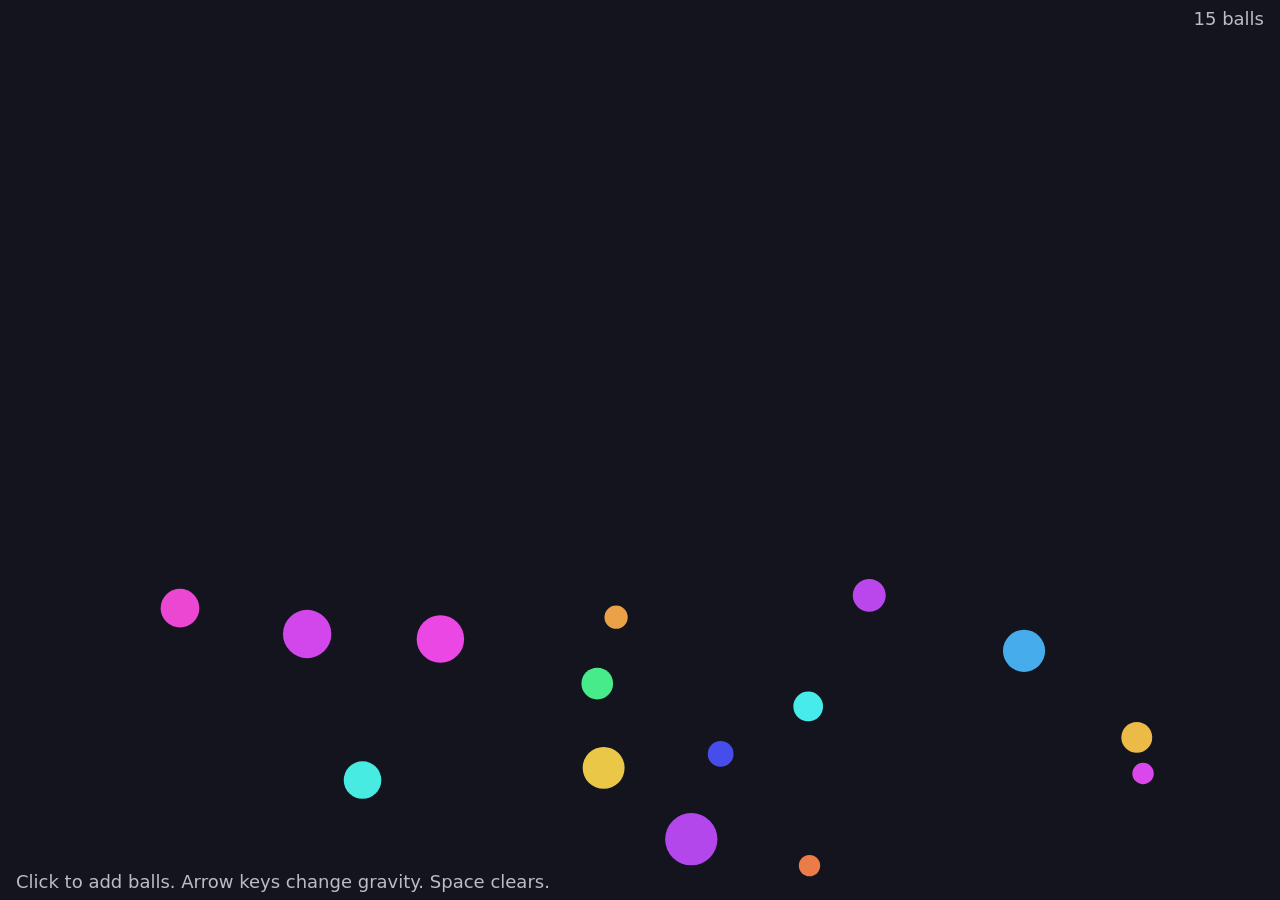
<file: areas/asad-4/index.html>
<!doctype html>
<html lang="en">
<head>
  <meta charset="utf-8">
  <meta name="viewport" content="width=device-width, initial-scale=1">
  <title>Bouncing Balls</title>
  <link rel="stylesheet" href="./style.css">
</head>
<body>
  <canvas id="box"></canvas>
  <p id="help">Click to add balls. Arrow keys change gravity. Space clears.</p>
  <p id="count"></p>
  <script src="./balls.js"></script>
</body>
</html>
</file>
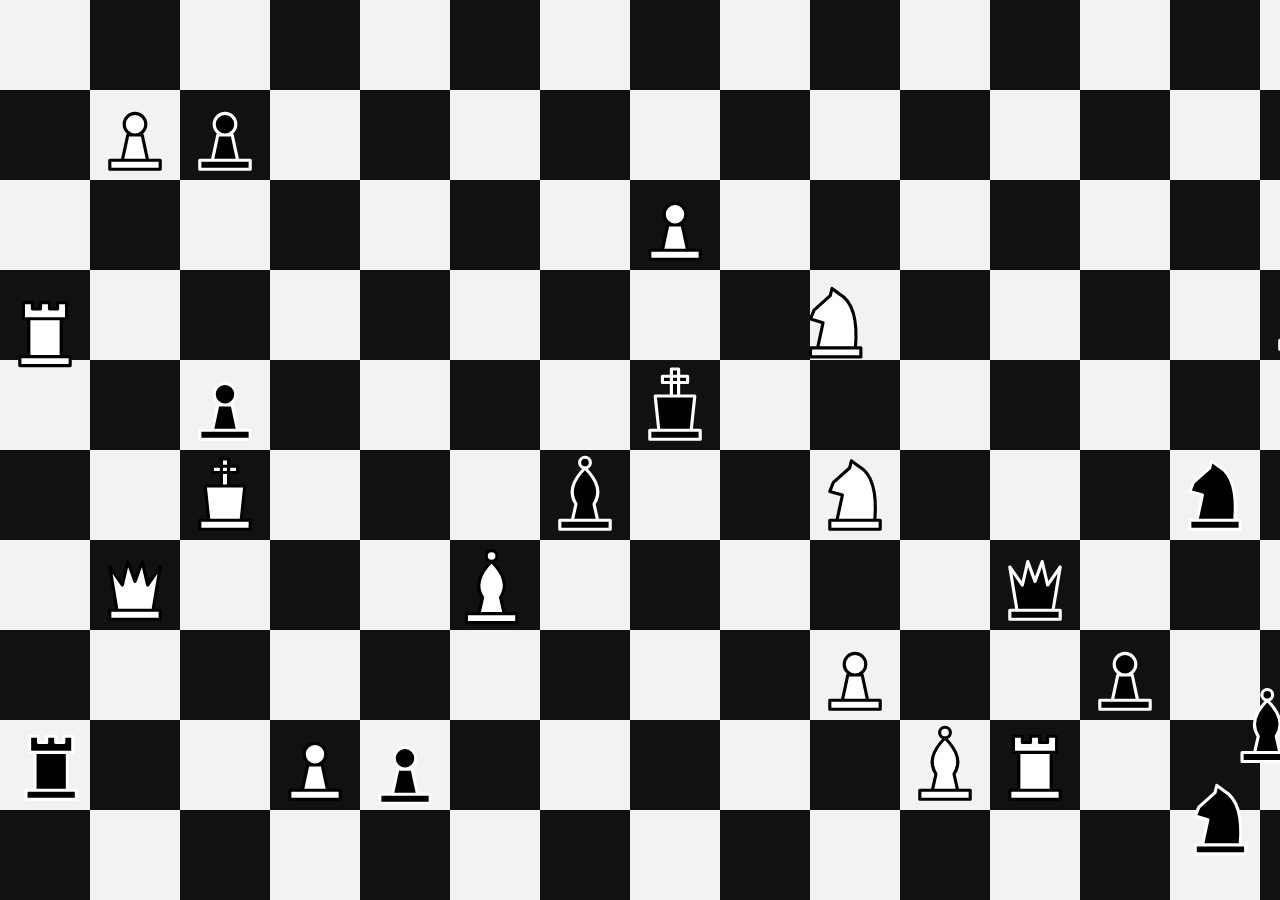
<file: areas/asegur12/index.html>
<!doctype html>
<html lang="en">
<head>
  <meta charset="utf-8">
  <meta name="viewport" content="width=device-width, initial-scale=1">
  <title>Chess Drift</title>
  <link rel="stylesheet" href="./style.css">
</head>
<body>
  <canvas id="board"></canvas>
  <script src="./chess.js"></script>
</body>
</html>
</file>
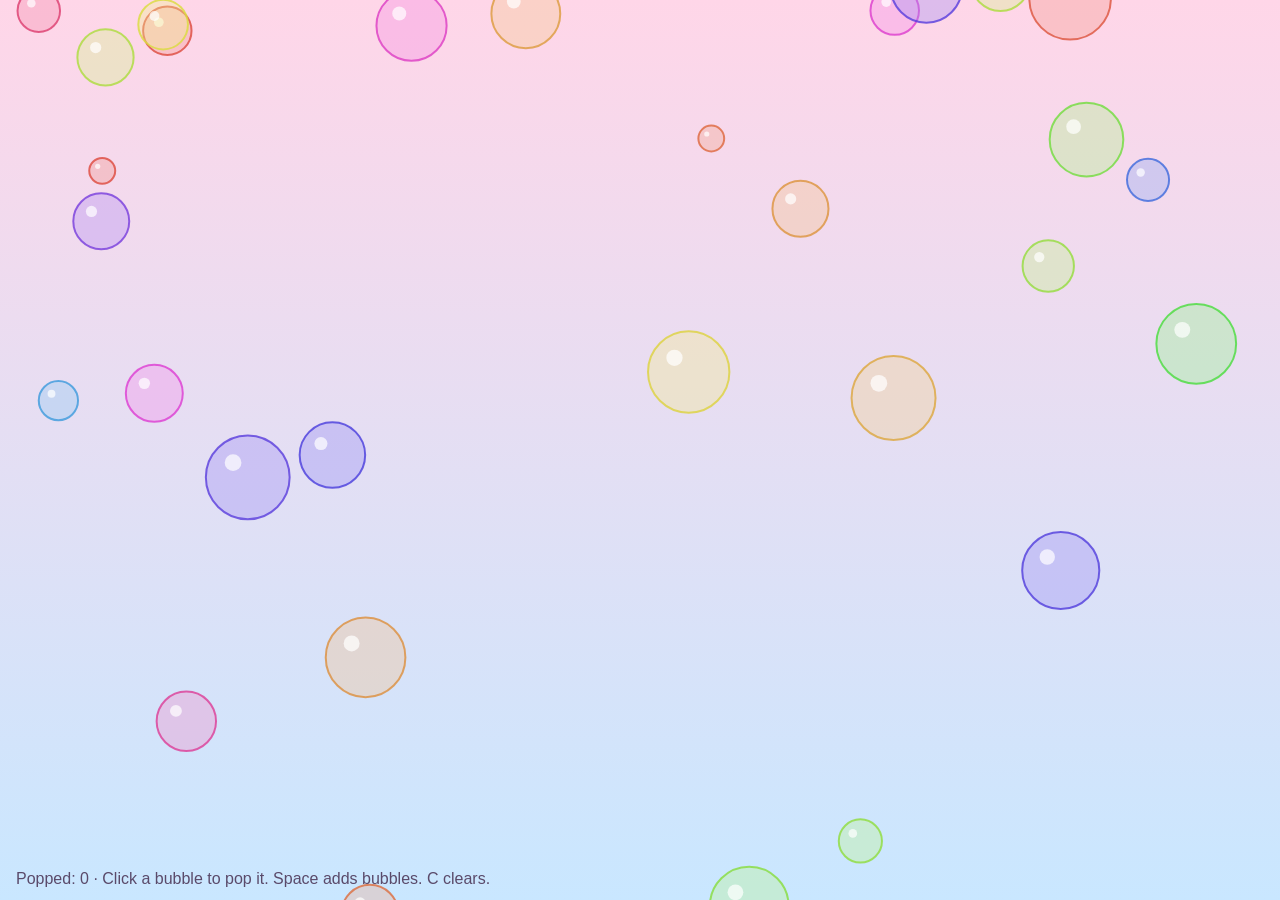
<file: areas/beautybrigade/index.html>
<!doctype html>
<html lang="en">
<head>
  <meta charset="utf-8">
  <meta name="viewport" content="width=device-width, initial-scale=1">
  <title>Bubbles</title>
  <style>
    html, body { margin: 0; height: 100%; overflow: hidden; }
    body { background: linear-gradient(#ffd6e8, #c9e7ff); font-family: sans-serif; }
    canvas { display: block; }
    #info {
      position: fixed; left: 16px; bottom: 12px; margin: 0;
      color: #5a4a6a; font-size: 16px;
    }
  </style>
</head>
<body>
  <canvas id="sky"></canvas>
  <p id="info">Popped: <span id="count">0</span> · Click a bubble to pop it. Space adds bubbles. C clears.</p>

  <script>
    const canvas = document.getElementById("sky");
    const ctx = canvas.getContext("2d");
    const countEl = document.getElementById("count");

    let bubbles = [];  // bubbles still floating
    let bursts = [];   // fading rings left by popped bubbles
    let popped = 0;

    // Make the canvas match the window, now and whenever it is resized.
    function resize() {
      canvas.width = window.innerWidth;
      canvas.height = window.innerHeight;
    }
    window.addEventListener("resize", resize);
    resize();

    function makeBubble(x, y) {
      return {
        x: x,
        y: y,
        r: 12 + Math.random() * 30,            // radius in pixels
        speed: 0.4 + Math.random() * 1.2,      // pixels risen per frame
        hue: Math.floor(Math.random() * 360),  // color around the color wheel
        phase: Math.random() * Math.PI * 2     // where it is in its sway
      };
    }

    function addRandomBubbles(n) {
      for (let i = 0; i < n; i++) {
        bubbles.push(makeBubble(Math.random() * canvas.width, Math.random() * canvas.height));
      }
    }

    // Clicking a bubble pops it; clicking empty space blows 5 new ones.
    canvas.addEventListener("click", function (event) {
      const x = event.clientX, y = event.clientY;
      // Check from the end so the bubble drawn on top is popped first.
      for (let i = bubbles.length - 1; i >= 0; i--) {
        const b = bubbles[i];
        if (Math.hypot(b.x - x, b.y - y) < b.r) {
          bubbles.splice(i, 1);
          bursts.push({ x: b.x, y: b.y, r: b.r, hue: b.hue, life: 1 });
          popped++;
          countEl.textContent = popped;
          return;
        }
      }
      for (let i = 0; i < 5; i++) bubbles.push(makeBubble(x, y));
    });

    window.addEventListener("keydown", function (event) {
      if (event.key === " ") {
        event.preventDefault();  // stop Space from scrolling the page
        for (let i = 0; i < 10; i++) {
          bubbles.push(makeBubble(Math.random() * canvas.width, canvas.height + 40));
        }
      } else if (event.key === "c" || event.key === "C") {
        bubbles = [];
      }
    });

    function drawBubble(b) {
      ctx.beginPath();
      ctx.arc(b.x, b.y, b.r, 0, Math.PI * 2);
      ctx.fillStyle = "hsla(" + b.hue + ", 80%, 75%, 0.35)";
      ctx.fill();
      ctx.strokeStyle = "hsla(" + b.hue + ", 70%, 55%, 0.8)";
      ctx.lineWidth = 2;
      ctx.stroke();
      // A small white shine in the upper left makes it look round.
      ctx.beginPath();
      ctx.arc(b.x - b.r * 0.35, b.y - b.r * 0.35, b.r * 0.2, 0, Math.PI * 2);
      ctx.fillStyle = "rgba(255, 255, 255, 0.7)";
      ctx.fill();
    }

    // Runs about 60 times a second: move everything, then draw it.
    function frame() {
      ctx.clearRect(0, 0, canvas.width, canvas.height);

      for (const b of bubbles) {
        b.y -= b.speed;
        b.phase += 0.02;
        b.x += Math.sin(b.phase) * 0.5;
        if (b.y < -b.r) {          // off the top: come back at the bottom
          b.y = canvas.height + b.r;
        }
        drawBubble(b);
      }

      for (const p of bursts) {
        p.life -= 0.04;
        ctx.beginPath();
        ctx.arc(p.x, p.y, p.r * (2 - p.life), 0, Math.PI * 2);
        ctx.strokeStyle = "hsla(" + p.hue + ", 70%, 55%, " + Math.max(p.life, 0) + ")";
        ctx.lineWidth = 3;
        ctx.stroke();
      }
      bursts = bursts.filter(function (p) { return p.life > 0; });

      requestAnimationFrame(frame);
    }

    addRandomBubbles(30);
    frame();
  </script>
</body>
</html>
</file>
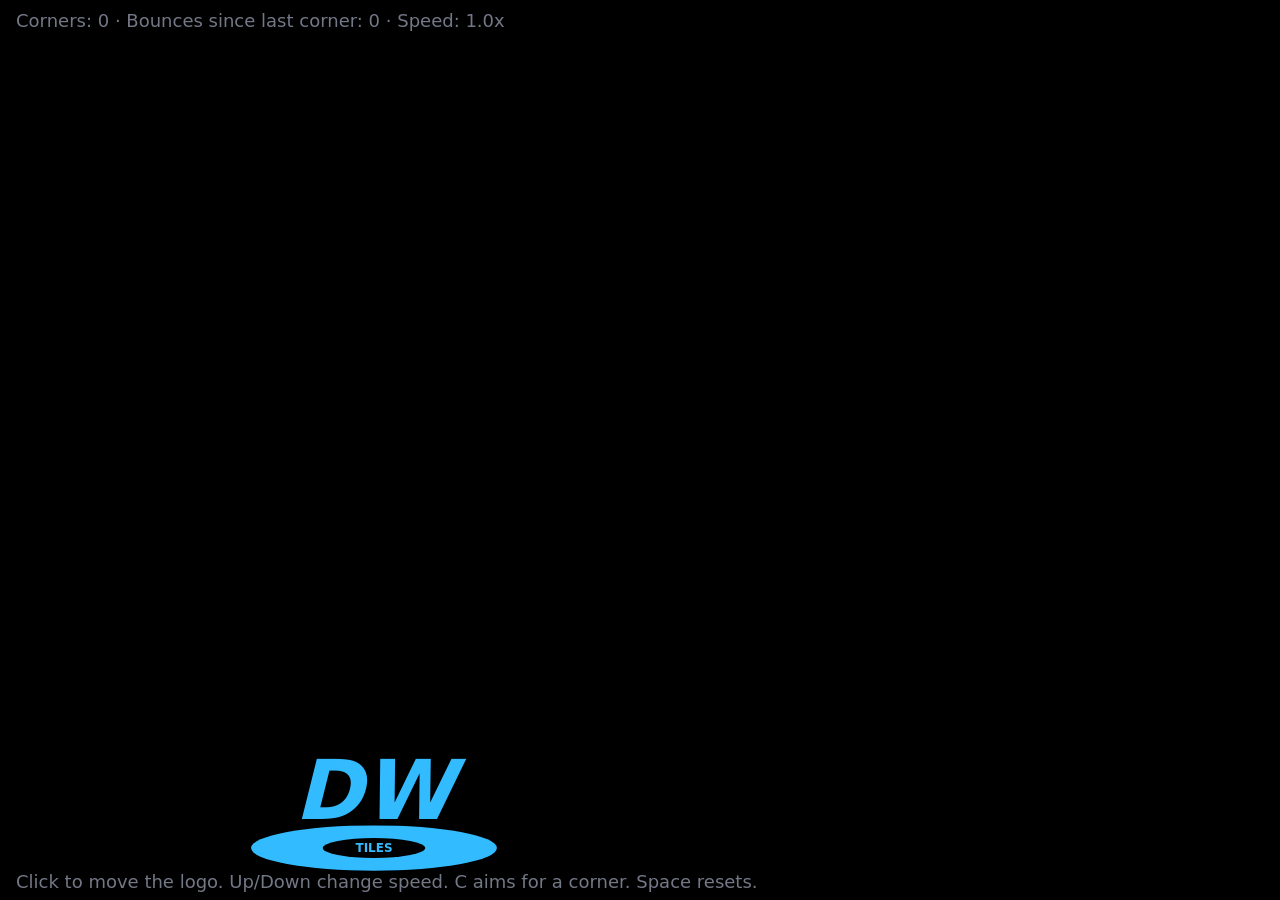
<file: areas/dwarling/index.html>
<!doctype html>
<html lang="en">
<head>
  <meta charset="utf-8">
  <meta name="viewport" content="width=device-width, initial-scale=1">
  <title>Corner Bounce</title>
  <link rel="stylesheet" href="./style.css">
</head>
<body>
  <canvas id="screen"></canvas>
  <p id="hud"></p>
  <p id="help">Click to move the logo. Up/Down change speed. C aims for a corner. Space resets.</p>
  <script src="./bounce.js"></script>
</body>
</html>
</file>
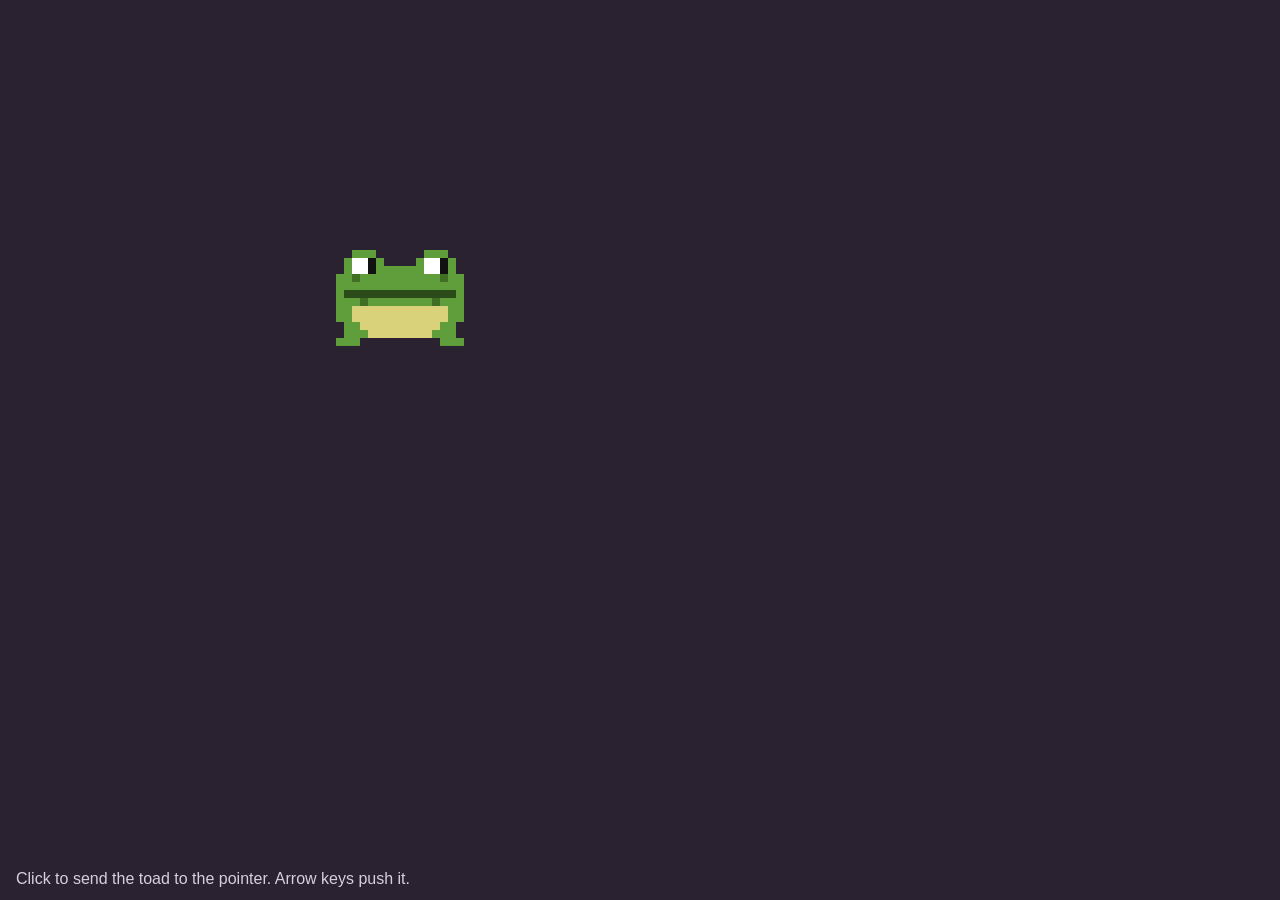
<file: areas/impmon55/index.html>
<!doctype html>
<html lang="en">
<head>
  <meta charset="utf-8">
  <meta name="viewport" content="width=device-width, initial-scale=1">
  <title>Floating Toad</title>
  <style>
    html, body { margin: 0; height: 100%; overflow: hidden; background: #2a2230; }
    #toad {
      position: absolute; left: 0; top: 0;
      width: 128px; height: 96px;   /* 16 x 12 pixels, each shown 8 times bigger */
      image-rendering: pixelated;   /* keep the pixels sharp, not blurry */
    }
    #help {
      position: fixed; left: 16px; bottom: 12px; margin: 0;
      font: 16px sans-serif; color: #d6cfe0;
    }
  </style>
</head>
<body>
  <canvas id="toad" width="16" height="12"></canvas>
  <p id="help">Click to send the toad to the pointer. Arrow keys push it.</p>
  <script>
    // ---- Draw the toad, one pixel per letter ----
    // Each string is one row. Each letter is a colour; "." is see-through.
    const art = [
      "..GGG......GGG..",
      ".GWWKG....GWWKG.",
      ".GWWKGGGGGGWWKG.",
      "GGDGGGGGGGGGGDGG",
      "GGGGGGGGGGGGGGGG",
      "GMMMMMMMMMMMMMMG",
      "GGGDGGGGGGGGDGGG",
      "GGYYYYYYYYYYYYGG",
      "GGYYYYYYYYYYYYGG",
      ".GGYYYYYYYYYYGG.",
      ".GGGYYYYYYYYGGG.",
      "GGG..........GGG",
    ];
    const colours = {
      G: "#5f9e3a", // green skin
      D: "#3f6e25", // dark green warts
      W: "#ffffff", // white of the eyes
      K: "#111111", // pupils
      M: "#2b4a1a", // mouth
      Y: "#d9d27a", // pale belly
    };

    const toad = document.getElementById("toad");
    const pen = toad.getContext("2d");
    art.forEach((row, y) => {
      [...row].forEach((letter, x) => {
        if (letter === ".") return;      // leave this pixel empty
        pen.fillStyle = colours[letter];
        pen.fillRect(x, y, 1, 1);        // one pixel
      });
    });

    // ---- Make it float ----
    const w = 128, h = 96;               // size on screen
    let x = 200, y = 150, vx = 2, vy = 1.5;
    let t = 0;                           // time counter for the up-and-down bob

    // Click: jump to where the pointer is.
    window.addEventListener("click", (e) => {
      x = e.clientX - w / 2;
      y = e.clientY - h / 2;
    });

    // Arrow keys: add speed in that direction.
    window.addEventListener("keydown", (e) => {
      if (e.key === "ArrowLeft")  vx -= 1;
      if (e.key === "ArrowRight") vx += 1;
      if (e.key === "ArrowUp")    vy -= 1;
      if (e.key === "ArrowDown")  vy += 1;
      if (e.key.startsWith("Arrow")) e.preventDefault(); // stop the page scrolling
    });

    function step() {
      x += vx;
      y += vy;
      // Bounce off the window edges.
      const maxX = window.innerWidth - w, maxY = window.innerHeight - h;
      if (x < 0 || x > maxX) { vx = -vx; x = Math.min(Math.max(x, 0), maxX); }
      if (y < 0 || y > maxY) { vy = -vy; y = Math.min(Math.max(y, 0), maxY); }

      t += 0.05;
      const bob = Math.sin(t) * 8;       // drift up and down by up to 8 pixels
      toad.style.transform = `translate(${x}px, ${y + bob}px)`;

      requestAnimationFrame(step);       // run step() again on the next frame
    }
    step();
  </script>
</body>
</html>
</file>
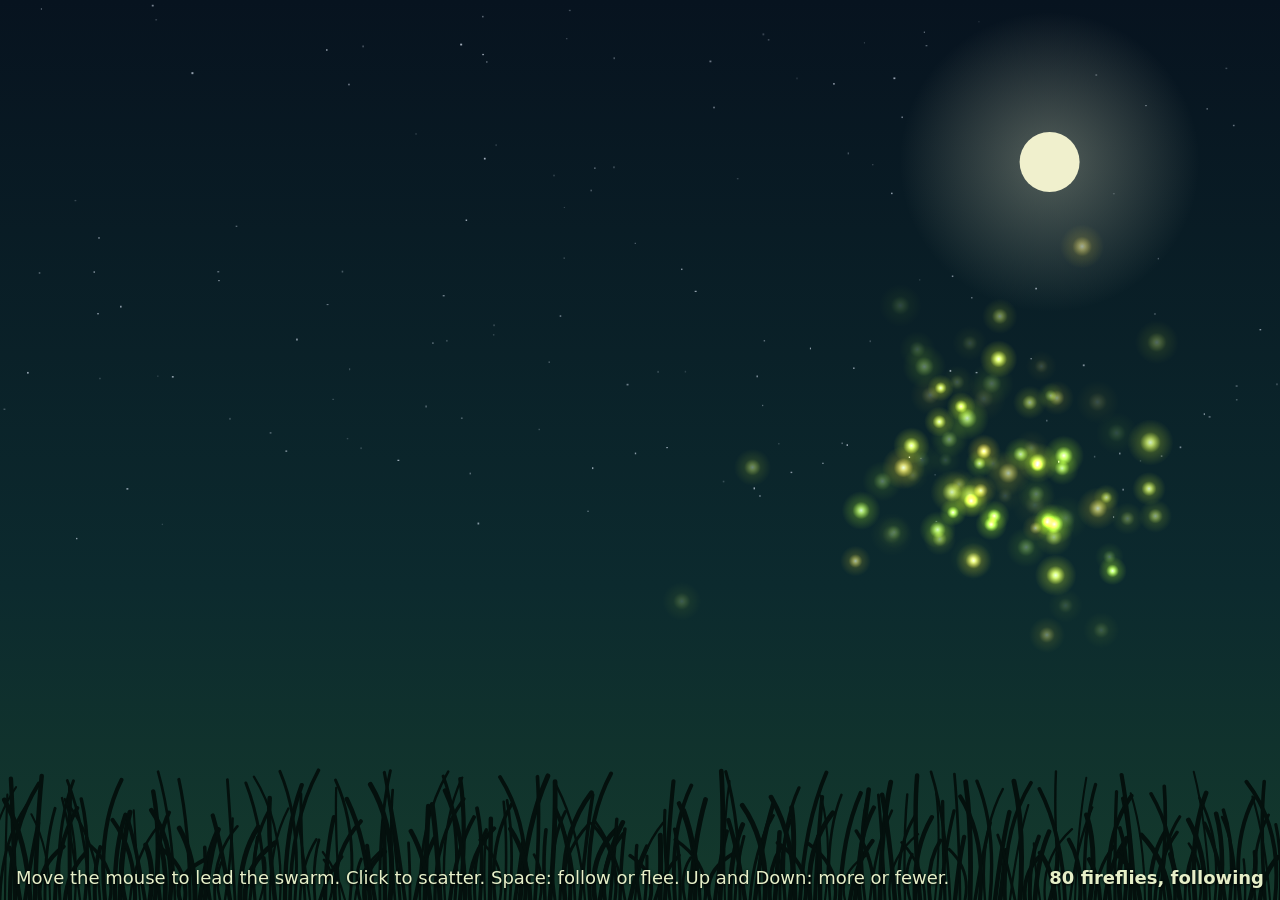
<file: areas/StroDan/index.html>
<!doctype html>
<html lang="en">
<head>
  <meta charset="utf-8">
  <meta name="viewport" content="width=device-width, initial-scale=1">
  <title>Firefly Chase</title>
  <link rel="stylesheet" href="./style.css">
</head>
<body>
  <canvas id="meadow" aria-label="A swarm of fireflies that follows the pointer across a night meadow"></canvas>
  <p id="help">Move the mouse to lead the swarm. Click to scatter. Space: follow or flee. Up and Down: more or fewer.</p>
  <p id="status" aria-live="polite"></p>
  <script src="./chase.js"></script>
</body>
</html>
</file>
<file: areas/asad-4/style.css>
html, body {
  margin: 0;
  height: 100%;
  overflow: hidden;
  background: #14141f;
}

canvas {
  display: block;
  width: 100%;
  height: 100%;
}

#help, #count {
  position: absolute;
  margin: 0;
  color: #e6e6f0;
  font: 18px system-ui, sans-serif;
  opacity: 0.8;
}

#help {
  left: 16px;
  bottom: 8px;
}

#count {
  right: 16px;
  top: 8px;
}
</file>
<file: areas/asegur12/style.css>
html, body {
  margin: 0;
  height: 100%;
  overflow: hidden;
  background: #000;
}

canvas {
  display: block;
  width: 100%;
  height: 100%;
}
</file>
<file: areas/dwarling/style.css>
html, body {
  margin: 0;
  height: 100%;
  overflow: hidden;
  background: #000;
}

canvas {
  display: block;
  width: 100%;
  height: 100%;
}

#hud, #help {
  position: absolute;
  left: 16px;
  margin: 0;
  color: #9aa0b4;
  font: 18px system-ui, sans-serif;
  opacity: 0.75;
  pointer-events: none;
}

#hud { top: 10px; }
#help { bottom: 8px; }
</file>
<file: areas/StroDan/style.css>
html, body {
  margin: 0;
  height: 100%;
  overflow: hidden;
  background: #07131f;
}

canvas {
  display: block;
  width: 100%;
  height: 100%;
  touch-action: none;
}

#help, #status {
  position: absolute;
  bottom: 12px;
  margin: 0;
  color: #e6efc8;
  font: 18px system-ui, sans-serif;
  text-shadow: 0 1px 3px #000;
  pointer-events: none;
}

#help {
  left: 16px;
  right: 240px;
}

#status {
  right: 16px;
  font-weight: 600;
}
</file>
